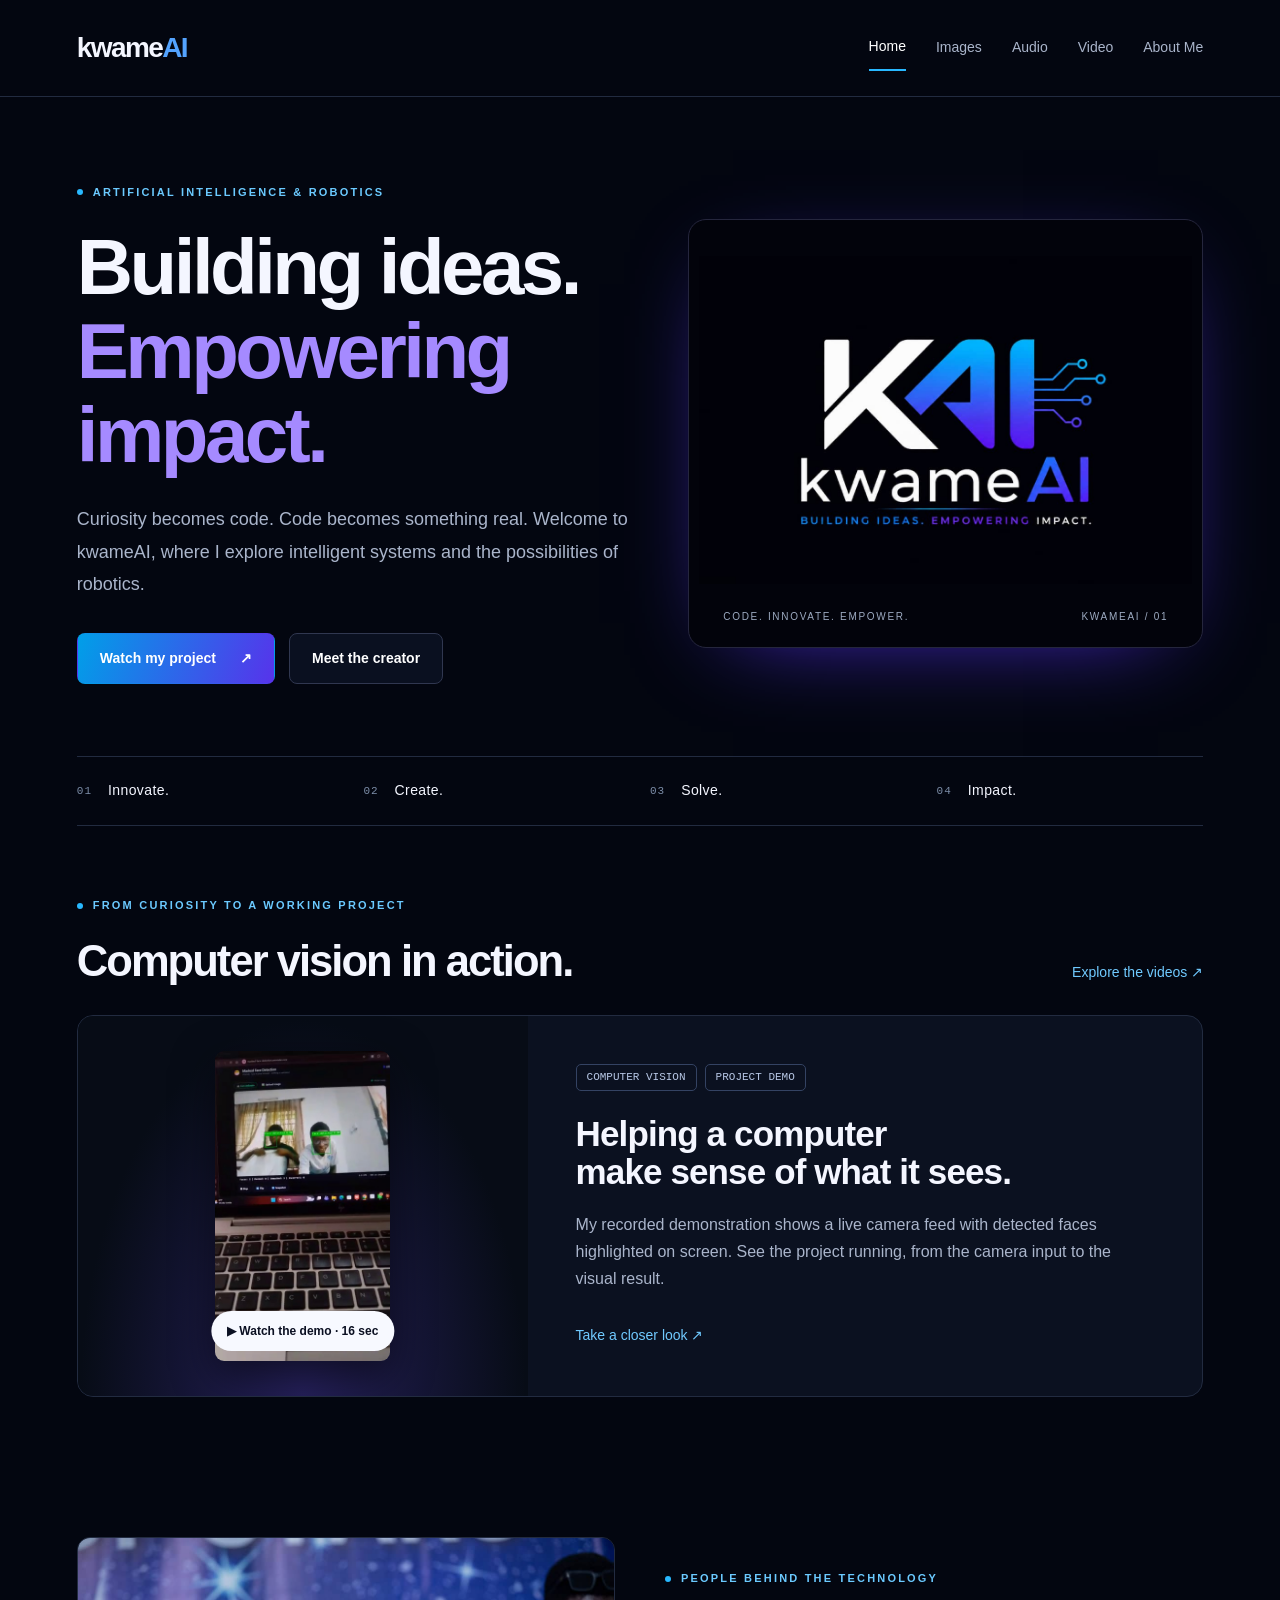
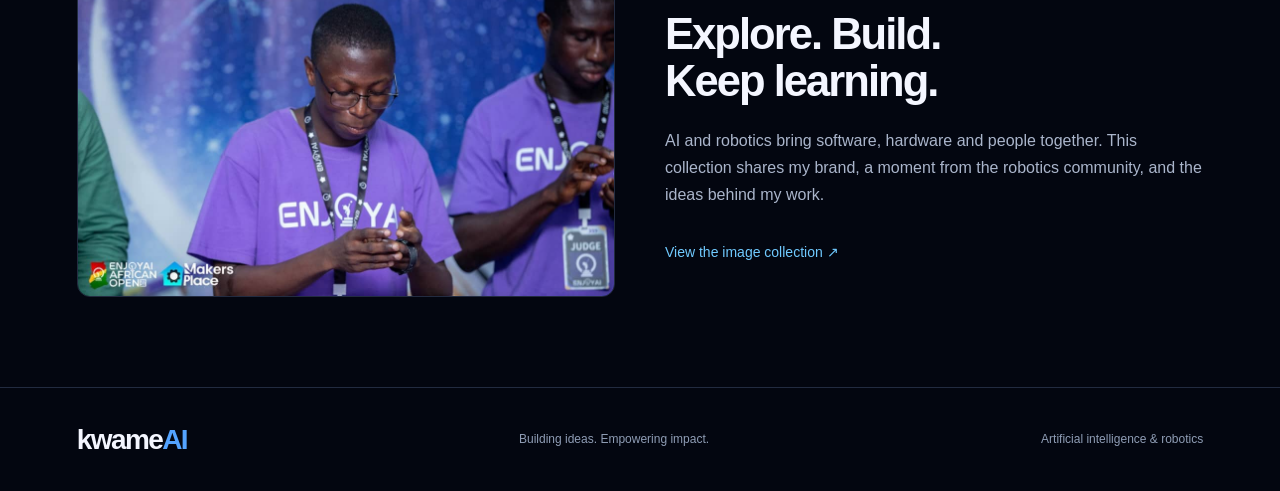
<file: index.html>
<!doctype html>
<html lang="en">
<head>
  <meta charset="utf-8">
  <meta name="viewport" content="width=device-width, initial-scale=1">
  <meta name="description" content="Explore AI, robotics and a real computer vision project through kwameAI.">
  <title>Home | kwameAI</title>
  <link rel="stylesheet" href="styles.css">
</head>
<body>
  <a class="skip-link" href="#main">Skip to content</a>
  <header class="site-header">
    <div class="nav-shell">
      <a class="wordmark" href="index.html" aria-label="kwameAI home">kwame<span>AI</span></a>
      <nav class="nav-links" aria-label="Main navigation">
        <a href="index.html" aria-current="page">Home</a>
        <a href="images.html">Images</a>
        <a href="audio.html">Audio</a>
        <a href="video.html">Video</a>
        <a href="about.html">About Me</a>
      </nav>
    </div>
  </header>
  <main id="main" class="container">

    <section class="hero" aria-labelledby="hero-title">
      <div>
        <p class="eyebrow">Artificial intelligence &amp; robotics</p>
        <h1 id="hero-title">Building ideas.<br><span class="accent">Empowering<br>impact.</span></h1>
        <p class="lead">Curiosity becomes code. Code becomes something real. Welcome to kwameAI, where I explore intelligent systems and the possibilities of robotics.</p>
        <div class="actions">
          <a class="button" href="video.html#vision-project">Watch my project <span aria-hidden="true">↗</span></a>
          <a class="button button-secondary" href="about.html">Meet the creator</a>
        </div>
      </div>
      <figure class="brand-visual">
        <img src="assets/kwameai-brand.jpeg" width="1080" height="720" alt="KAI circuit logo and kwameAI wordmark in blue and violet, with the motto Building ideas. Empowering impact.">
        <figcaption class="visual-caption"><span>Code. Innovate. Empower.</span><span>kwameAI / 01</span></figcaption>
      </figure>
    </section>
    <div class="principles" aria-label="Brand values">
      <div><span class="index">01</span> Innovate.</div><div><span class="index">02</span> Create.</div>
      <div><span class="index">03</span> Solve.</div><div><span class="index">04</span> Impact.</div>
    </div>
    <section class="section" aria-labelledby="featured-heading">
      <div class="section-top"><div><p class="eyebrow">From curiosity to a working project</p><h2 id="featured-heading">Computer vision in action.</h2></div><a class="text-link" href="video.html">Explore the videos ↗</a></div>
      <article class="project-panel">
        <a class="project-preview" href="video.html#vision-project" aria-label="Watch my computer vision demonstration">
          <img src="assets/computer-vision-poster.jpg" width="360" height="640" alt="Laptop displaying face detection with green bounding boxes" loading="lazy">
          <span class="play-badge" aria-hidden="true">▶ Watch the demo · 16 sec</span>
        </a>
        <div class="project-copy"><div class="tags"><span class="tag">COMPUTER VISION</span><span class="tag">PROJECT DEMO</span></div><h3>Helping a computer<br>make sense of what it sees.</h3><p>My recorded demonstration shows a live camera feed with detected faces highlighted on screen. See the project running, from the camera input to the visual result.</p><div class="actions"><a class="text-link" href="video.html#vision-project">Take a closer look ↗</a></div></div>
      </article>
    </section>
    <section class="section split" aria-labelledby="community-heading">
      <img class="community-image" src="assets/community.jpeg" width="1080" height="720" alt="A moment at the ENJOY AI African Open event" loading="lazy">
      <div><p class="eyebrow">People behind the technology</p><h2 id="community-heading">Explore. Build.<br>Keep learning.</h2><p class="body-copy">AI and robotics bring software, hardware and people together. This collection shares my brand, a moment from the robotics community, and the ideas behind my work.</p><div class="actions"><a class="text-link" href="images.html">View the image collection ↗</a></div></div>
    </section>
  </main>
  <footer class="site-footer">
    <div class="footer-inner">
      <a class="wordmark" href="index.html">kwame<span>AI</span></a>
      <p>Building ideas. Empowering impact.</p>
      <p>Artificial intelligence &amp; robotics</p>
    </div>
  </footer>
</body>
</html>
</file>
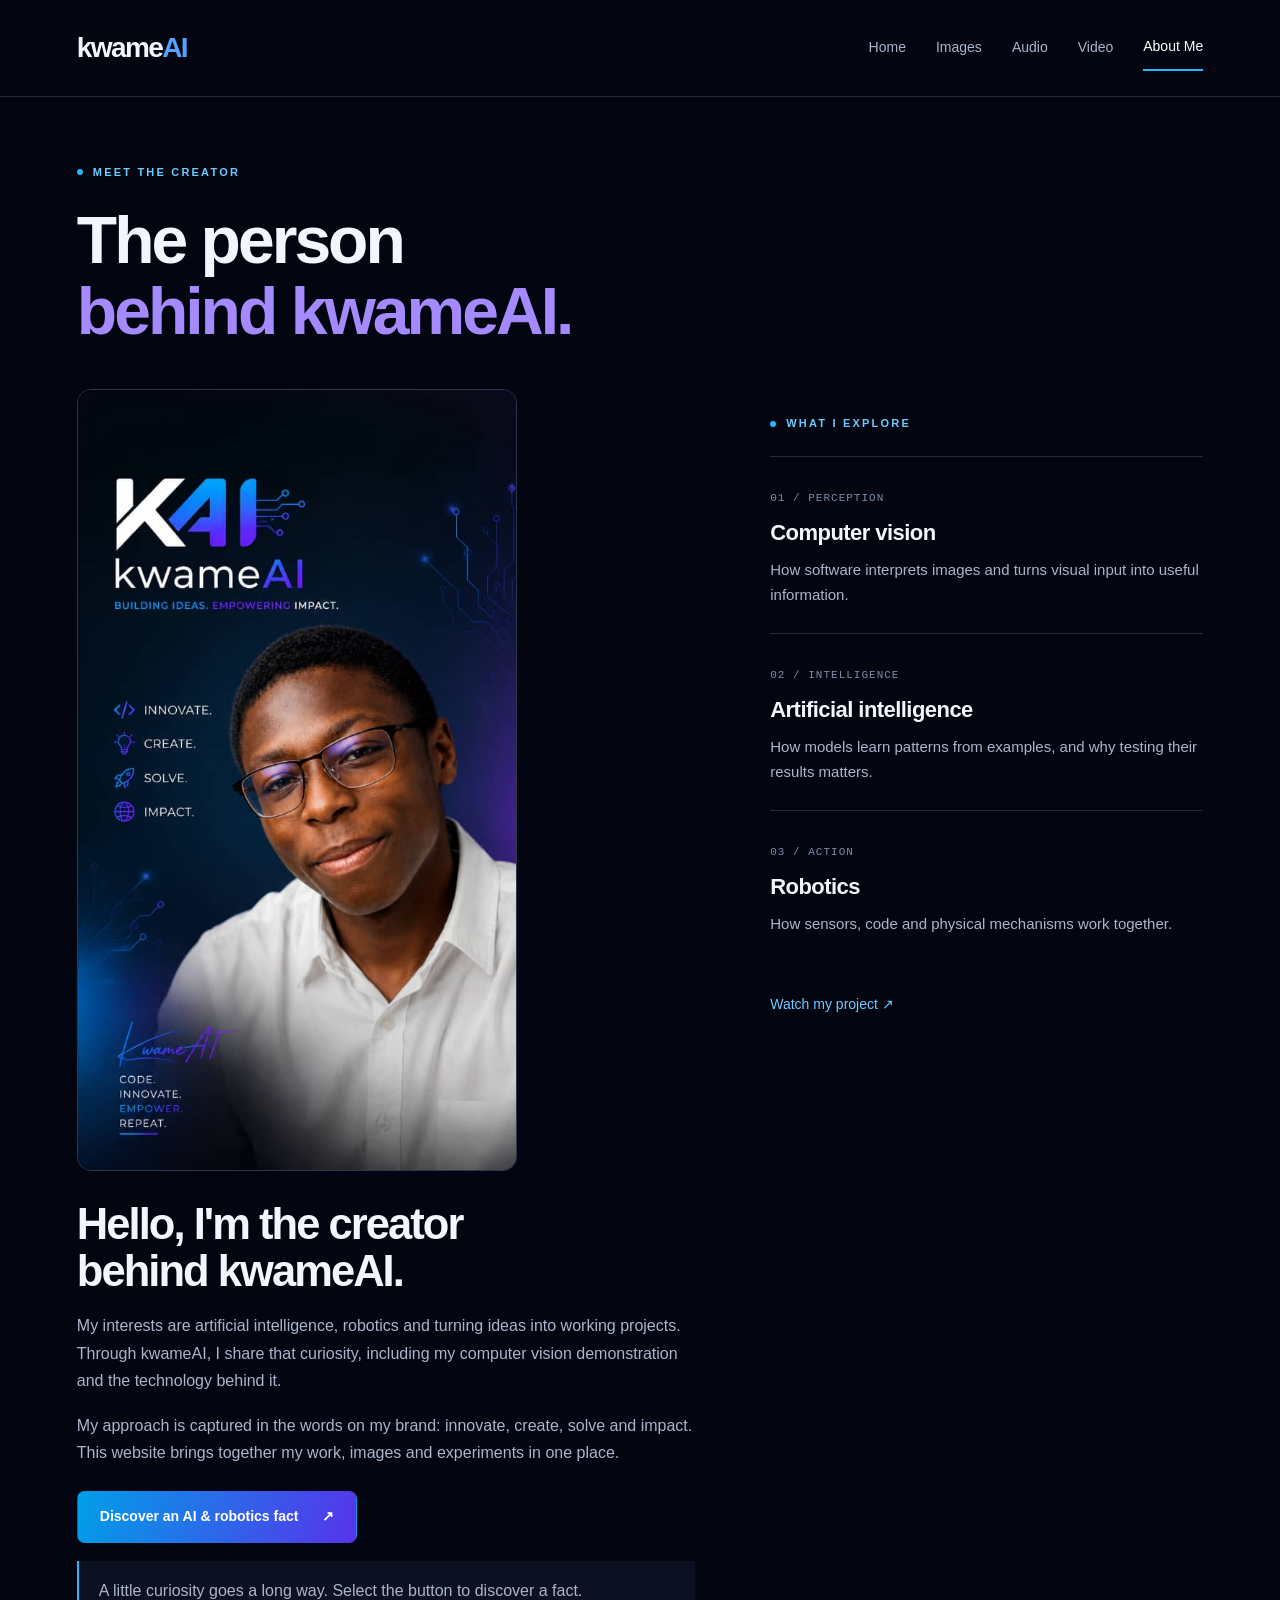
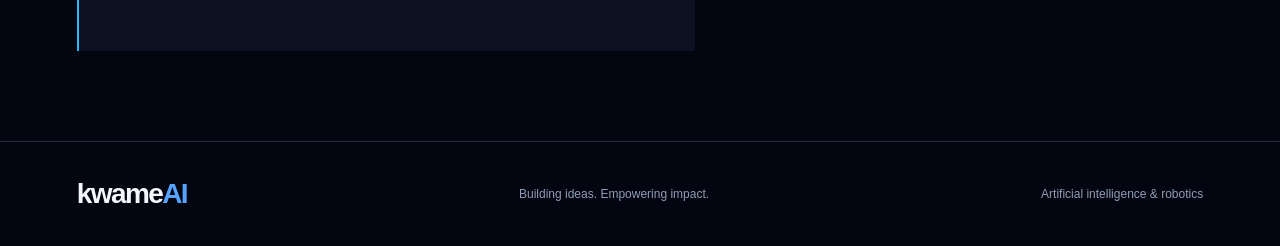
<file: about.html>
<!doctype html>
<html lang="en">
<head>
  <meta charset="utf-8">
  <meta name="viewport" content="width=device-width, initial-scale=1">
  <meta name="description" content="Meet the creator behind kwameAI and explore my interests in AI and robotics.">
  <title>About Me | kwameAI</title>
  <link rel="stylesheet" href="styles.css">
</head>
<body>
  <a class="skip-link" href="#main">Skip to content</a>
  <header class="site-header">
    <div class="nav-shell">
      <a class="wordmark" href="index.html" aria-label="kwameAI home">kwame<span>AI</span></a>
      <nav class="nav-links" aria-label="Main navigation">
        <a href="index.html">Home</a>
        <a href="images.html">Images</a>
        <a href="audio.html">Audio</a>
        <a href="video.html">Video</a>
        <a href="about.html" aria-current="page">About Me</a>
      </nav>
    </div>
  </header>
  <main id="main" class="container">

    <section class="page-intro"><p class="eyebrow">Meet the creator</p><h1>The person<br><span class="accent">behind kwameAI.</span></h1></section>
    <div class="about-layout">
      <section class="profile" aria-labelledby="profile-heading">
        <img class="portrait" src="assets/kwame-portrait.jpeg" width="607" height="1080" alt="Portrait of the kwameAI creator beneath the blue and violet kwameAI branding">
        <h2 id="profile-heading">Hello, I'm the creator<br>behind kwameAI.</h2>
        <p>My interests are artificial intelligence, robotics and turning ideas into working projects. Through kwameAI, I share that curiosity, including my computer vision demonstration and the technology behind it.</p>
        <p>My approach is captured in the words on my brand: innovate, create, solve and impact. This website brings together my work, images and experiments in one place.</p>
        <button class="button" id="tip-button" type="button" aria-controls="tip">Discover an AI &amp; robotics fact <span aria-hidden="true">↗</span></button>
        <p class="fact" id="tip" role="status" aria-live="polite" aria-atomic="true">A little curiosity goes a long way. Select the button to discover a fact.</p>
      </section>
      <aside class="about-aside" aria-label="My areas of interest"><p class="eyebrow">What I explore</p><div class="interest"><span class="index">01 / PERCEPTION</span><h3>Computer vision</h3><p>How software interprets images and turns visual input into useful information.</p></div><div class="interest"><span class="index">02 / INTELLIGENCE</span><h3>Artificial intelligence</h3><p>How models learn patterns from examples, and why testing their results matters.</p></div><div class="interest"><span class="index">03 / ACTION</span><h3>Robotics</h3><p>How sensors, code and physical mechanisms work together.</p></div><div class="actions"><a class="text-link" href="video.html#vision-project">Watch my project ↗</a></div></aside>
    </div>
    <script src="about.js" defer></script>
  </main>
  <footer class="site-footer">
    <div class="footer-inner">
      <a class="wordmark" href="index.html">kwame<span>AI</span></a>
      <p>Building ideas. Empowering impact.</p>
      <p>Artificial intelligence &amp; robotics</p>
    </div>
  </footer>
</body>
</html>
</file>
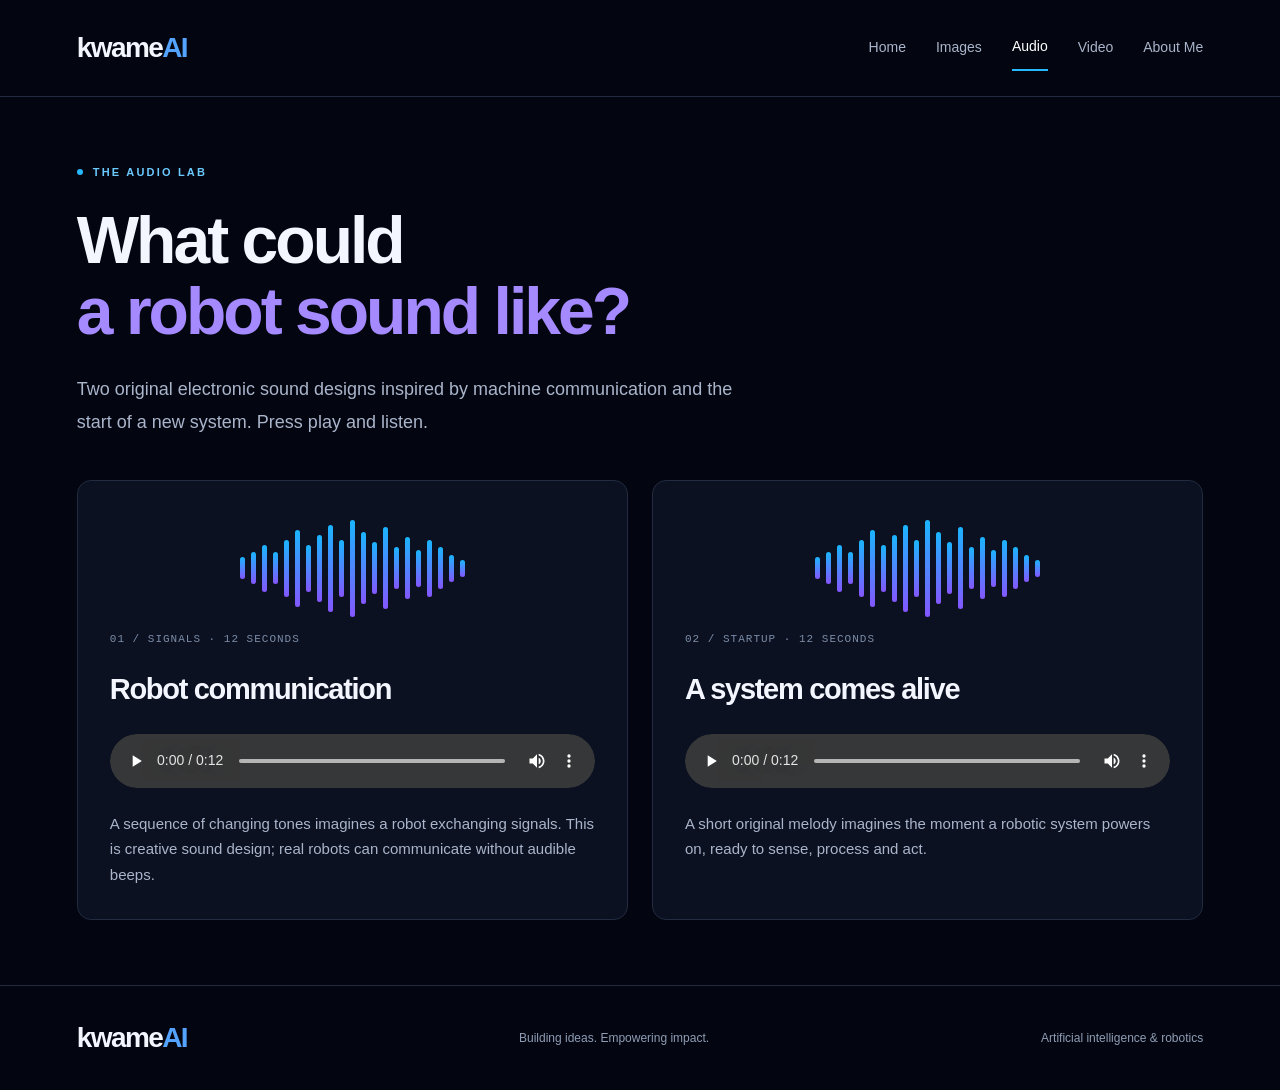
<file: audio.html>
<!doctype html>
<html lang="en">
<head>
  <meta charset="utf-8">
  <meta name="viewport" content="width=device-width, initial-scale=1">
  <meta name="description" content="Two original electronic sound designs inspired by robotics.">
  <title>Audio | kwameAI</title>
  <style>
/* Shared brand tokens. Embedded in Audio;
Images deliberately uses inline CSS. */
:root {
  color-scheme:dark;
  --bg:#030610;
  --surface:#0b1120;
  --line:#222b40;
  --text:#f4f6ff;
  --muted:#aab5cb;
  --blue:#28b8ff;
  --violet:#8b65ff;
  --gradient:linear-gradient(110deg,#009fe8,#5733eb);
}

* {
  box-sizing:border-box;
}

html {
  scroll-behavior:smooth;
}

body {
  margin:0;
  background:var(--bg);
  color:var(--text);
  font:16px/1.7 "Segoe UI",Arial,sans-serif;
}

a {
  color:inherit;
  text-decoration:none;
}

button,audio,video {
  font:inherit;
}

img {
  display:block;
  max-width:100%;
  height:auto;
}

figure,h1,h2,h3,p {
  margin:0;
}

h1,h2,h3 {
  line-height:1.08;
  letter-spacing:-.045em;
}

h1 {
  font-size:clamp(42px,6.3vw,78px);
  font-weight:650;
}

h2 {
  font-size:clamp(29px,3.4vw,44px);
  font-weight:600;
}

h3 {
  font-size:24px;
  font-weight:600;
  letter-spacing:-.025em;
}

:focus-visible {
  outline:3px solid var(--blue);
  outline-offset:6px;
}

.skip-link {
  position:absolute;
  top:8px;
  left:12px;
  transform:translateY(-180%);
  z-index:10;
  padding:8px 16px;
  background:#fff;
  color:#030610;
}

.skip-link:focus {
  transform:translateY(0);
}

.site-header {
  border-bottom:1px solid var(--line);
}

.nav-shell {
  width:min(1200px,88%);
  margin:auto;
  min-height:96px;
  display:flex;
  align-items:center;
  justify-content:space-between;
  gap:28px;
}

.wordmark {
  font-size:28px;
  font-weight:600;
  letter-spacing:-1.6px;
  white-space:nowrap;
}

.wordmark span {
  color:#53a3ff;
}

.nav-links {
  display:flex;
  align-items:center;
  gap:30px;
  flex-wrap:wrap;
}

.nav-links a {
  padding:10px 0;
  color:var(--muted);
  font-size:14px;
}

.nav-links a:hover {
  color:white;
}

.nav-links a[aria-current="page"] {
  color:white;
  border-bottom:2px solid var(--blue);
}

.container {
  width:min(1200px,88%);
  margin:auto;
}

.hero {
  display:grid;
  grid-template-columns:1.1fr 1fr;
  gap:45px;
  align-items:center;
  padding:86px 0 72px;
}

.eyebrow {
  display:flex;
  gap:10px;
  align-items:center;
  color:#6bcaff;
  text-transform:uppercase;
  letter-spacing:2.2px;
  font-size:11px;
  font-weight:700;
  margin-bottom:23px;
}

.eyebrow::before {
  content:"";
  width:6px;
  height:6px;
  background:var(--blue);
  border-radius:50%;
}

.accent {
  color:#a58aff;
}

.lead {
  color:var(--muted);
  font-size:18px;
  line-height:1.8;
  max-width:600px;
  margin-top:26px;
}

.actions {
  display:flex;
  flex-wrap:wrap;
  align-items:center;
  gap:14px;
  margin-top:32px;
}

.button {
  border:1px solid transparent;
  border-radius:8px;
  background:var(--gradient);
  color:white;
  padding:13px 22px;
  font-weight:600;
  font-size:14px;
  display:inline-flex;
  align-items:center;
  justify-content:center;
  gap:24px;
  cursor:pointer;
  min-height:48px;
}

.button:hover {
  filter:brightness(1.15);
}

.button-secondary {
  background:#0a1020;
  border-color:#303750;
}

.brand-visual {
  padding:36px 10px 22px;
  background:#02030b;
  border:1px solid #25263d;
  border-radius:18px;
  box-shadow:0 20px 90px -45px #5934ff;
}

.brand-visual img {
  width:100%;
}

.visual-caption {
  display:flex;
  justify-content:space-between;
  color:#9dabc2;
  font-size:10px;
  letter-spacing:1.7px;
  padding:24px 24px 0;
  text-transform:uppercase;
}

.principles {
  display:grid;
  grid-template-columns:repeat(4,1fr);
  border-block:1px solid var(--line);
  padding:22px 0;
  gap:20px;
}

.principles div {
  display:flex;
  gap:16px;
  align-items:center;
  font-size:14px;
  letter-spacing:.4px;
}

.index {
  color:#7c8da8;
  font:11px/1.5 Consolas,monospace;
  letter-spacing:1px;
}

.section {
  padding:70px 0;
}

.section-top {
  display:flex;
  align-items:end;
  justify-content:space-between;
  gap:30px;
  margin-bottom:30px;
}

.text-link {
  color:#70caff;
  font-size:14px;
}

.text-link:hover {
  text-decoration:underline;
}

.project-panel {
  display:grid;
  grid-template-columns:.8fr 1.2fr;
  border:1px solid var(--line);
  background:var(--surface);
  border-radius:16px;
  overflow:hidden;
}

.project-preview {
  position:relative;
  display:grid;
  place-items:center;
  background:radial-gradient(ellipse at bottom,#25205a,#070c16 70%);
  min-height:360px;
  padding:30px;
}

.project-preview img {
  height:310px;
  width:auto;
  border-radius:9px;
  box-shadow:0 12px 40px #0008;
}

.play-badge {
  position:absolute;
  bottom:45px;
  left:50%;
  transform:translateX(-50%);
  background:#f7f9ff;
  color:#0b1022;
  border-radius:30px;
  font-size:12px;
  font-weight:600;
  padding:10px 16px;
  white-space:nowrap;
}

.project-copy {
  padding:48px;
  align-self:center;
}

.project-copy h3 {
  font-size:35px;
}

.project-copy p {
  margin-top:20px;
  color:var(--muted);
}

.tags {
  display:flex;
  flex-wrap:wrap;
  gap:8px;
  margin-bottom:24px;
}

.tag {
  padding:5px 10px;
  border:1px solid #344363;
  border-radius:5px;
  color:#b8c8e6;
  font:11px/1.4 Consolas,monospace;
}

.split {
  display:grid;
  grid-template-columns:1fr 1fr;
  gap:50px;
  align-items:center;
}

.community-image {
  width:100%;
  border-radius:13px;
  border:1px solid var(--line);
}

.body-copy {
  color:var(--muted);
  margin-top:22px;
  max-width:640px;
}

.page-intro {
  padding:66px 0 42px;
  max-width:850px;
}

.page-intro h1 {
  font-size:clamp(40px,5.7vw,66px);
}

.page-intro .lead {
  max-width:670px;
}

.audio-grid {
  display:grid;
  grid-template-columns:1fr 1fr;
  gap:24px;
  margin-bottom:65px;
}

.audio-card {
  padding:32px;
  border:1px solid var(--line);
  border-radius:14px;
  background:var(--surface);
}

.audio-card h2 {
  font-size:29px;
  margin-top:24px;
}

.audio-card figcaption p {
  margin-top:15px;
  color:var(--muted);
  font-size:15px;
}

.sound-art {
  height:110px;
  display:flex;
  gap:6px;
  align-items:center;
  justify-content:center;
}

.sound-art span {
  width:5px;
  height:calc(12px + var(--n)*5px);
  background:linear-gradient(#1ab5ff,#8456ff);
  border-radius:5px;
}

audio {
  width:100%;
  margin-top:28px;
  border-radius:28px;
}

.media-note {
  color:#94a3bc;
  font-size:13px;
  margin-top:18px;
}

.featured-video {
  display:grid;
  grid-template-columns:minmax(280px,.85fr) 1.15fr;
  background:var(--surface);
  border:1px solid var(--line);
  border-radius:16px;
  overflow:hidden;
  margin-bottom:34px;
}

.portrait-player {
  background:#000;
  display:grid;
  place-items:center;
  padding:24px;
}

.portrait-player video {
  display:block;
  max-height:600px;
  width:100%;
  aspect-ratio:9/16;
  object-fit:contain;
}

.video-description {
  padding:40px;
  align-self:center;
}

.video-description h2 {
  margin:20px 0;
}

.video-description p {
  color:var(--muted);
}

.steps {
  display:grid;
  gap:15px;
  margin-top:30px;
}

.step {
  display:flex;
  gap:18px;
  border-top:1px solid var(--line);
  padding-top:15px;
  font-size:14px;
}

.secondary-video {
  display:grid;
  grid-template-columns:1.1fr 1fr;
  align-items:center;
  gap:35px;
  padding:32px;
  background:var(--surface);
  border:1px solid var(--line);
  border-radius:14px;
  margin-bottom:70px;
}

.secondary-video video {
  width:100%;
  max-height:480px;
  object-fit:contain;
  background:#000;
  display:block;
  border-radius:8px;
}

.secondary-video h2 {
  font-size:29px;
  margin:16px 0;
}

.secondary-video p {
  color:var(--muted);
  font-size:15px;
}

.about-layout {
  display:grid;
  grid-template-columns:1fr .7fr;
  gap:75px;
  align-items:start;
  padding-bottom:70px;
}

.portrait {
  width:min(100%,440px);
  height:auto;
  border-radius:14px;
  border:1px solid #30354a;
}

.profile h2 {
  margin-top:30px;
}

.profile p {
  color:var(--muted);
  margin-top:18px;
}

.profile button {
  margin-top:25px;
}

.fact {
  border-left:2px solid var(--blue);
  padding:16px 20px;
  background:var(--surface);
  min-height:90px;
}

.about-aside {
  padding-top:25px;
}

.interest {
  padding:25px 0;
  border-top:1px solid var(--line);
}

.interest h3 {
  font-size:22px;
  margin:12px 0;
}

.interest p {
  color:var(--muted);
  font-size:15px;
}

.site-footer {
  border-top:1px solid var(--line);
  margin-top:20px;
}

.footer-inner {
  width:min(1200px,88%);
  margin:auto;
  padding:28px 0;
  display:flex;
  justify-content:space-between;
  align-items:center;
  flex-wrap:wrap;
  gap:18px;
}

.footer-inner p {
  color:#8f9db5;
  font-size:12px;
}

@media(max-width:850px) {
  .hero {
    grid-template-columns:1fr;
    padding-top:48px;
    gap:36px;
  }
  .brand-visual {
    max-width:560px;
    width:100%;
  }
  .nav-shell {
    flex-wrap:wrap;
    padding:20px 0;
    gap:12px;
  }
  .nav-links {
    gap:22px;
  }
  .split,.audio-grid,.about-layout {
    grid-template-columns:1fr;
    gap:30px;
  }
  .featured-video {
    grid-template-columns:1fr 1fr;
  }
  .project-copy,.video-description {
    padding:28px;
  }
  .secondary-video {
    grid-template-columns:1fr;
  }
  .about-aside {
    padding-top:0;
  }
}

@media(max-width:560px) {
  .nav-links {
    width:100%;
    justify-content:space-between;
    gap:8px;
  }
  .nav-links a {
    font-size:12px;
    min-height:44px;
  }
  .principles {
    grid-template-columns:1fr 1fr;
  }
  .project-panel,.featured-video {
    grid-template-columns:1fr;
  }
  .section {
    padding:48px 0;
  }
  .section-top {
    align-items:start;
    flex-direction:column;
    gap:16px;
  }
  .portrait-player video {
    max-height:540px;
  }
  .page-intro {
    padding-top:42px;
  }
  .audio-card,.secondary-video {
    padding:24px;
  }
  .button {
    width:100%;
  }
}

@media(prefers-reduced-motion:reduce) {
  html {
    scroll-behavior:auto;
  }
}


.bar-0 { --n: 2; }
.bar-1 { --n: 4; }
.bar-2 { --n: 7; }
.bar-3 { --n: 4; }
.bar-4 { --n: 9; }
.bar-5 { --n: 13; }
.bar-6 { --n: 7; }
.bar-7 { --n: 11; }
.bar-8 { --n: 15; }
.bar-9 { --n: 9; }
.bar-10 { --n: 17; }
.bar-11 { --n: 12; }
.bar-12 { --n: 8; }
.bar-13 { --n: 14; }
.bar-14 { --n: 6; }
.bar-15 { --n: 10; }
.bar-16 { --n: 5; }
.bar-17 { --n: 9; }
.bar-18 { --n: 6; }
.bar-19 { --n: 3; }
.bar-20 { --n: 1; }
  </style>
</head>
<body>
  <a class="skip-link" href="#main">Skip to content</a>
  <header class="site-header">
    <div class="nav-shell">
      <a class="wordmark" href="index.html" aria-label="kwameAI home">kwame<span>AI</span></a>
      <nav class="nav-links" aria-label="Main navigation">
        <a href="index.html">Home</a>
        <a href="images.html">Images</a>
        <a href="audio.html" aria-current="page">Audio</a>
        <a href="video.html">Video</a>
        <a href="about.html">About Me</a>
      </nav>
    </div>
  </header>
  <main id="main" class="container">

    <section class="page-intro"><p class="eyebrow">The audio lab</p><h1>What could<br><span class="accent">a robot sound like?</span></h1><p class="lead">Two original electronic sound designs inspired by machine communication and the start of a new system. Press play and listen.</p></section>
    <div class="audio-grid">
      <figure class="audio-card"><div class="sound-art" aria-hidden="true"><span class="bar-0"></span><span class="bar-1"></span><span class="bar-2"></span><span class="bar-3"></span><span class="bar-4"></span><span class="bar-5"></span><span class="bar-6"></span><span class="bar-7"></span><span class="bar-8"></span><span class="bar-9"></span><span class="bar-10"></span><span class="bar-11"></span><span class="bar-12"></span><span class="bar-13"></span><span class="bar-14"></span><span class="bar-15"></span><span class="bar-16"></span><span class="bar-17"></span><span class="bar-18"></span><span class="bar-19"></span><span class="bar-20"></span></div><span class="index">01 / SIGNALS · 12 SECONDS</span><h2>Robot communication</h2><audio controls preload="metadata" aria-label="Robot communication audio"><source src="assets/robot-signal.wav" type="audio/wav">Your browser cannot play this audio. <a href="assets/robot-signal.wav">Download the audio</a>.</audio><figcaption><p>A sequence of changing tones imagines a robot exchanging signals. This is creative sound design; real robots can communicate without audible beeps.</p></figcaption></figure>
      <figure class="audio-card"><div class="sound-art" aria-hidden="true"><span class="bar-0"></span><span class="bar-1"></span><span class="bar-2"></span><span class="bar-3"></span><span class="bar-4"></span><span class="bar-5"></span><span class="bar-6"></span><span class="bar-7"></span><span class="bar-8"></span><span class="bar-9"></span><span class="bar-10"></span><span class="bar-11"></span><span class="bar-12"></span><span class="bar-13"></span><span class="bar-14"></span><span class="bar-15"></span><span class="bar-16"></span><span class="bar-17"></span><span class="bar-18"></span><span class="bar-19"></span><span class="bar-20"></span></div><span class="index">02 / STARTUP · 12 SECONDS</span><h2>A system comes alive</h2><audio controls preload="metadata" aria-label="System startup audio"><source src="assets/startup.wav" type="audio/wav">Your browser cannot play this audio. <a href="assets/startup.wav">Download the audio</a>.</audio><figcaption><p>A short original melody imagines the moment a robotic system powers on, ready to sense, process and act.</p></figcaption></figure>
    </div>
  </main>
  <footer class="site-footer">
    <div class="footer-inner">
      <a class="wordmark" href="index.html">kwame<span>AI</span></a>
      <p>Building ideas. Empowering impact.</p>
      <p>Artificial intelligence &amp; robotics</p>
    </div>
  </footer>
</body>
</html>
</file>
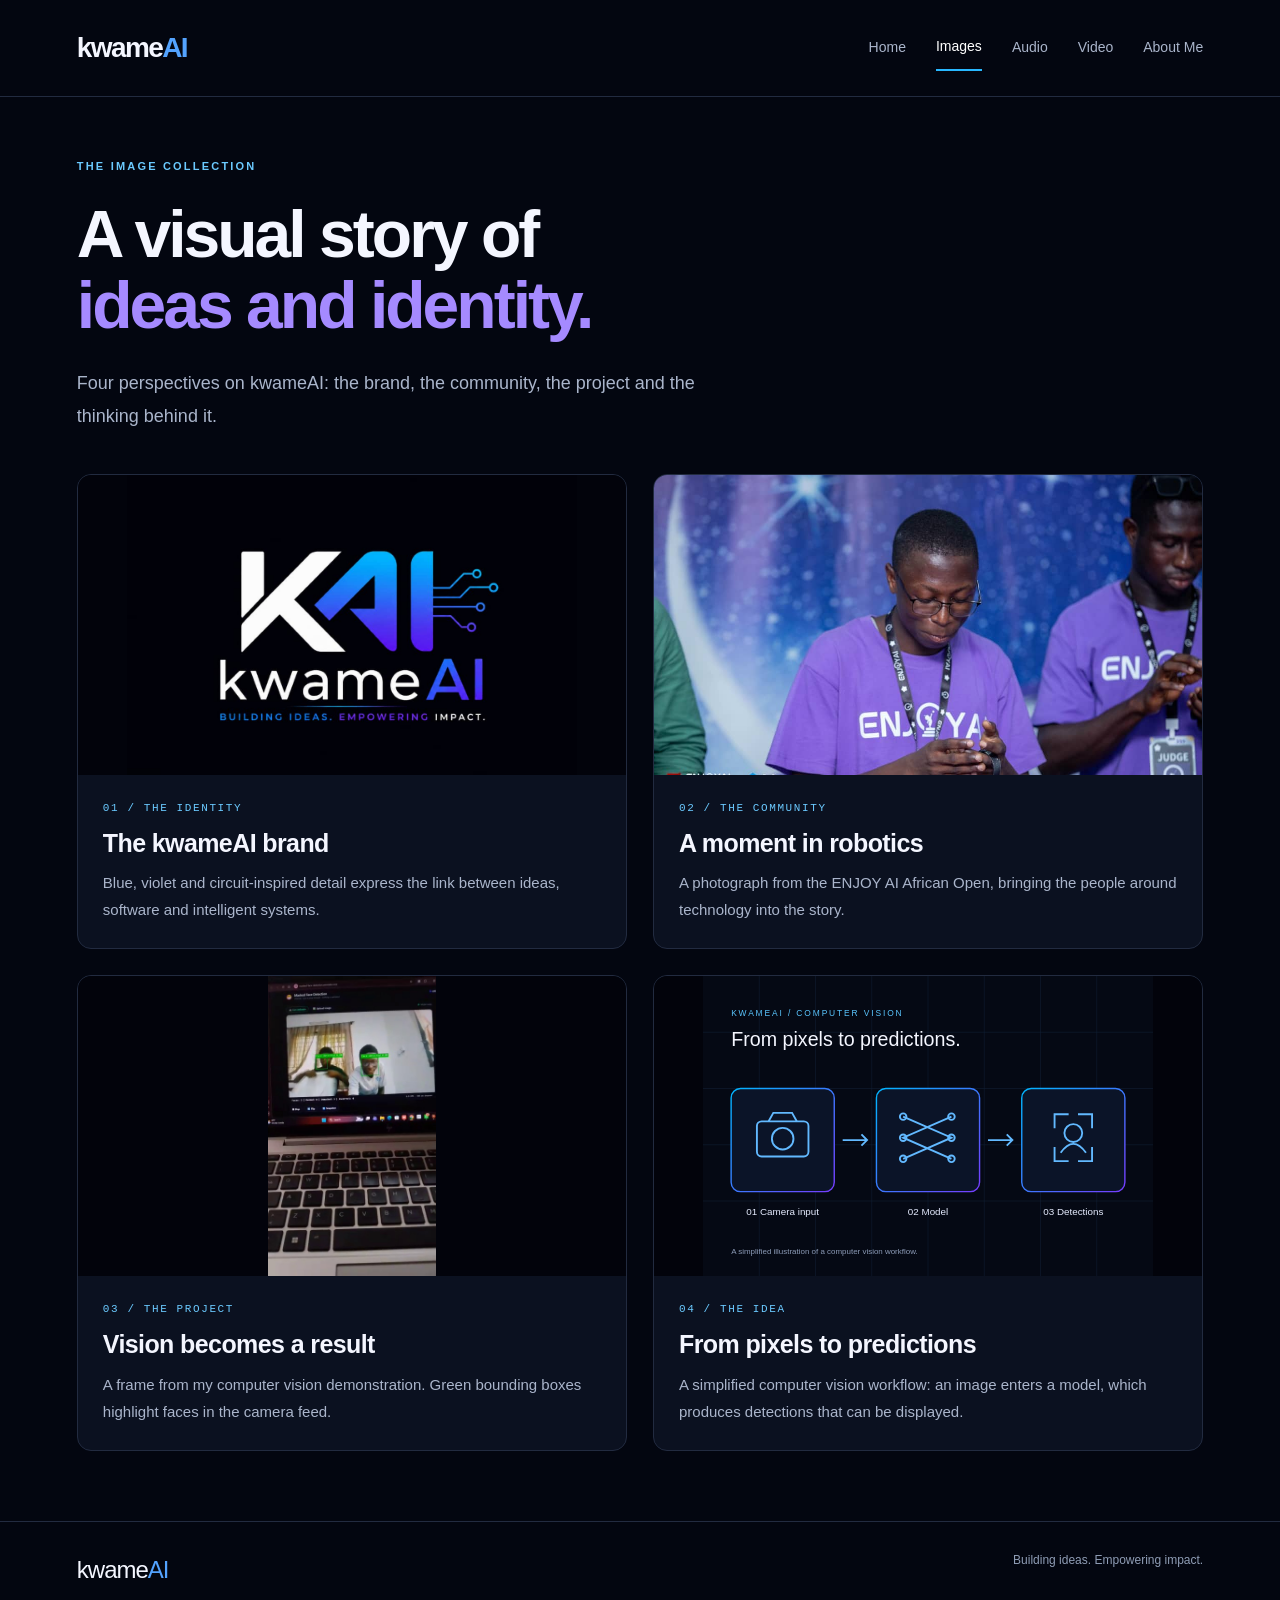
<file: images.html>
<!doctype html>
<html lang="en"><head><meta charset="utf-8"><meta name="viewport" content="width=device-width, initial-scale=1"><meta name="description" content="Four images exploring kwameAI, the robotics community and computer vision."><title>Images | kwameAI</title></head>
<body style="margin:0;background:#030610;color:#f4f6ff;font:16px/1.7 'Segoe UI',Arial,sans-serif;box-sizing:border-box">
<header style="border-bottom:1px solid #222b40"><div style="width:min(1200px,88%);margin:auto;min-height:96px;display:flex;flex-wrap:wrap;align-items:center;justify-content:space-between;gap:16px;padding:20px 0;box-sizing:border-box"><a href="index.html" aria-label="kwameAI home" style="color:#f4f6ff;font-size:28px;font-weight:600;letter-spacing:-1.6px;text-decoration:none">kwame<span style="color:#53a3ff">AI</span></a><nav aria-label="Main navigation" style="display:flex;flex-wrap:wrap;gap:clamp(12px,3vw,30px);align-items:center"><a href="index.html" style="color:#aab5cb;font-size:14px;padding:10px 0;text-decoration:none;min-height:44px;box-sizing:border-box;">Home</a>
<a href="images.html" style="color:#fff;font-size:14px;padding:10px 0;text-decoration:none;min-height:44px;box-sizing:border-box;border-bottom:2px solid #28b8ff" aria-current="page">Images</a>
<a href="audio.html" style="color:#aab5cb;font-size:14px;padding:10px 0;text-decoration:none;min-height:44px;box-sizing:border-box;">Audio</a>
<a href="video.html" style="color:#aab5cb;font-size:14px;padding:10px 0;text-decoration:none;min-height:44px;box-sizing:border-box;">Video</a>
<a href="about.html" style="color:#aab5cb;font-size:14px;padding:10px 0;text-decoration:none;min-height:44px;box-sizing:border-box;">About Me</a></nav></div></header>
<main id="main" style="width:min(1200px,88%);margin:auto;padding-bottom:70px">
<section style="padding:60px 0 42px;max-width:800px"><p style="color:#6bcaff;font-size:11px;font-weight:700;letter-spacing:2.2px;margin:0 0 23px">THE IMAGE COLLECTION</p><h1 style="font-size:clamp(40px,6vw,66px);font-weight:650;letter-spacing:-.045em;line-height:1.08;margin:0">A visual story of<br><span style="color:#a58aff">ideas and identity.</span></h1><p style="color:#aab5cb;font-size:18px;line-height:1.8;max-width:650px;margin:26px 0 0">Four perspectives on kwameAI: the brand, the community, the project and the thinking behind it.</p></section>
<div style="display:grid;grid-template-columns:repeat(auto-fit,minmax(min(100%,400px),1fr));gap:26px"><figure style="margin:0;border:1px solid #222b40;background:#0b1120;border-radius:14px;overflow:hidden;box-sizing:border-box">
      <img src="assets/kwameai-brand.jpeg" alt="KAI logo and kwameAI brand design" width="1080" height="720" loading="lazy" style="display:block;width:100%;height:300px;object-fit:contain;background:#02030b;box-sizing:border-box">
      <figcaption style="padding:25px"><p style="margin:0 0 12px;color:#6bcaff;font:11px/1.5 Consolas,monospace;letter-spacing:1.6px">01 / THE IDENTITY</p><h2 style="margin:0 0 12px;font-size:25px;line-height:1.15;letter-spacing:-.6px">The kwameAI brand</h2><p style="margin:0;color:#aab5cb;font-size:15px;line-height:1.8">Blue, violet and circuit-inspired detail express the link between ideas, software and intelligent systems.</p></figcaption>
    </figure>
<figure style="margin:0;border:1px solid #222b40;background:#0b1120;border-radius:14px;overflow:hidden;box-sizing:border-box">
      <img src="assets/community.jpeg" alt="People at the ENJOY AI African Open event" width="1080" height="720" loading="lazy" style="display:block;width:100%;height:300px;object-fit:cover;background:#02030b;box-sizing:border-box">
      <figcaption style="padding:25px"><p style="margin:0 0 12px;color:#6bcaff;font:11px/1.5 Consolas,monospace;letter-spacing:1.6px">02 / THE COMMUNITY</p><h2 style="margin:0 0 12px;font-size:25px;line-height:1.15;letter-spacing:-.6px">A moment in robotics</h2><p style="margin:0;color:#aab5cb;font-size:15px;line-height:1.8">A photograph from the ENJOY AI African Open, bringing the people around technology into the story.</p></figcaption>
    </figure>
<figure style="margin:0;border:1px solid #222b40;background:#0b1120;border-radius:14px;overflow:hidden;box-sizing:border-box">
      <img src="assets/computer-vision-poster.jpg" alt="Computer vision project running on a laptop" width="360" height="640" loading="lazy" style="display:block;width:100%;height:300px;object-fit:contain;background:#02030b;box-sizing:border-box">
      <figcaption style="padding:25px"><p style="margin:0 0 12px;color:#6bcaff;font:11px/1.5 Consolas,monospace;letter-spacing:1.6px">03 / THE PROJECT</p><h2 style="margin:0 0 12px;font-size:25px;line-height:1.15;letter-spacing:-.6px">Vision becomes a result</h2><p style="margin:0;color:#aab5cb;font-size:15px;line-height:1.8">A frame from my computer vision demonstration. Green bounding boxes highlight faces in the camera feed.</p></figcaption>
    </figure>
<figure style="margin:0;border:1px solid #222b40;background:#0b1120;border-radius:14px;overflow:hidden;box-sizing:border-box">
      <img src="assets/vision-flow.svg" alt="Diagram showing camera input, a model and visual detections" width="960" height="640" loading="lazy" style="display:block;width:100%;height:300px;object-fit:contain;background:#02030b;box-sizing:border-box">
      <figcaption style="padding:25px"><p style="margin:0 0 12px;color:#6bcaff;font:11px/1.5 Consolas,monospace;letter-spacing:1.6px">04 / THE IDEA</p><h2 style="margin:0 0 12px;font-size:25px;line-height:1.15;letter-spacing:-.6px">From pixels to predictions</h2><p style="margin:0;color:#aab5cb;font-size:15px;line-height:1.8">A simplified computer vision workflow: an image enters a model, which produces detections that can be displayed.</p></figcaption>
    </figure></div></main>
<footer style="border-top:1px solid #222b40"><div style="width:min(1200px,88%);margin:auto;padding:28px 0;display:flex;justify-content:space-between;flex-wrap:wrap;gap:18px"><a href="index.html" style="color:#f4f6ff;font-size:24px;letter-spacing:-1px;text-decoration:none">kwame<span style="color:#53a3ff">AI</span></a><p style="margin:0;color:#8f9db5;font-size:12px">Building ideas. Empowering impact.</p></div></footer>
</body></html>
</file>
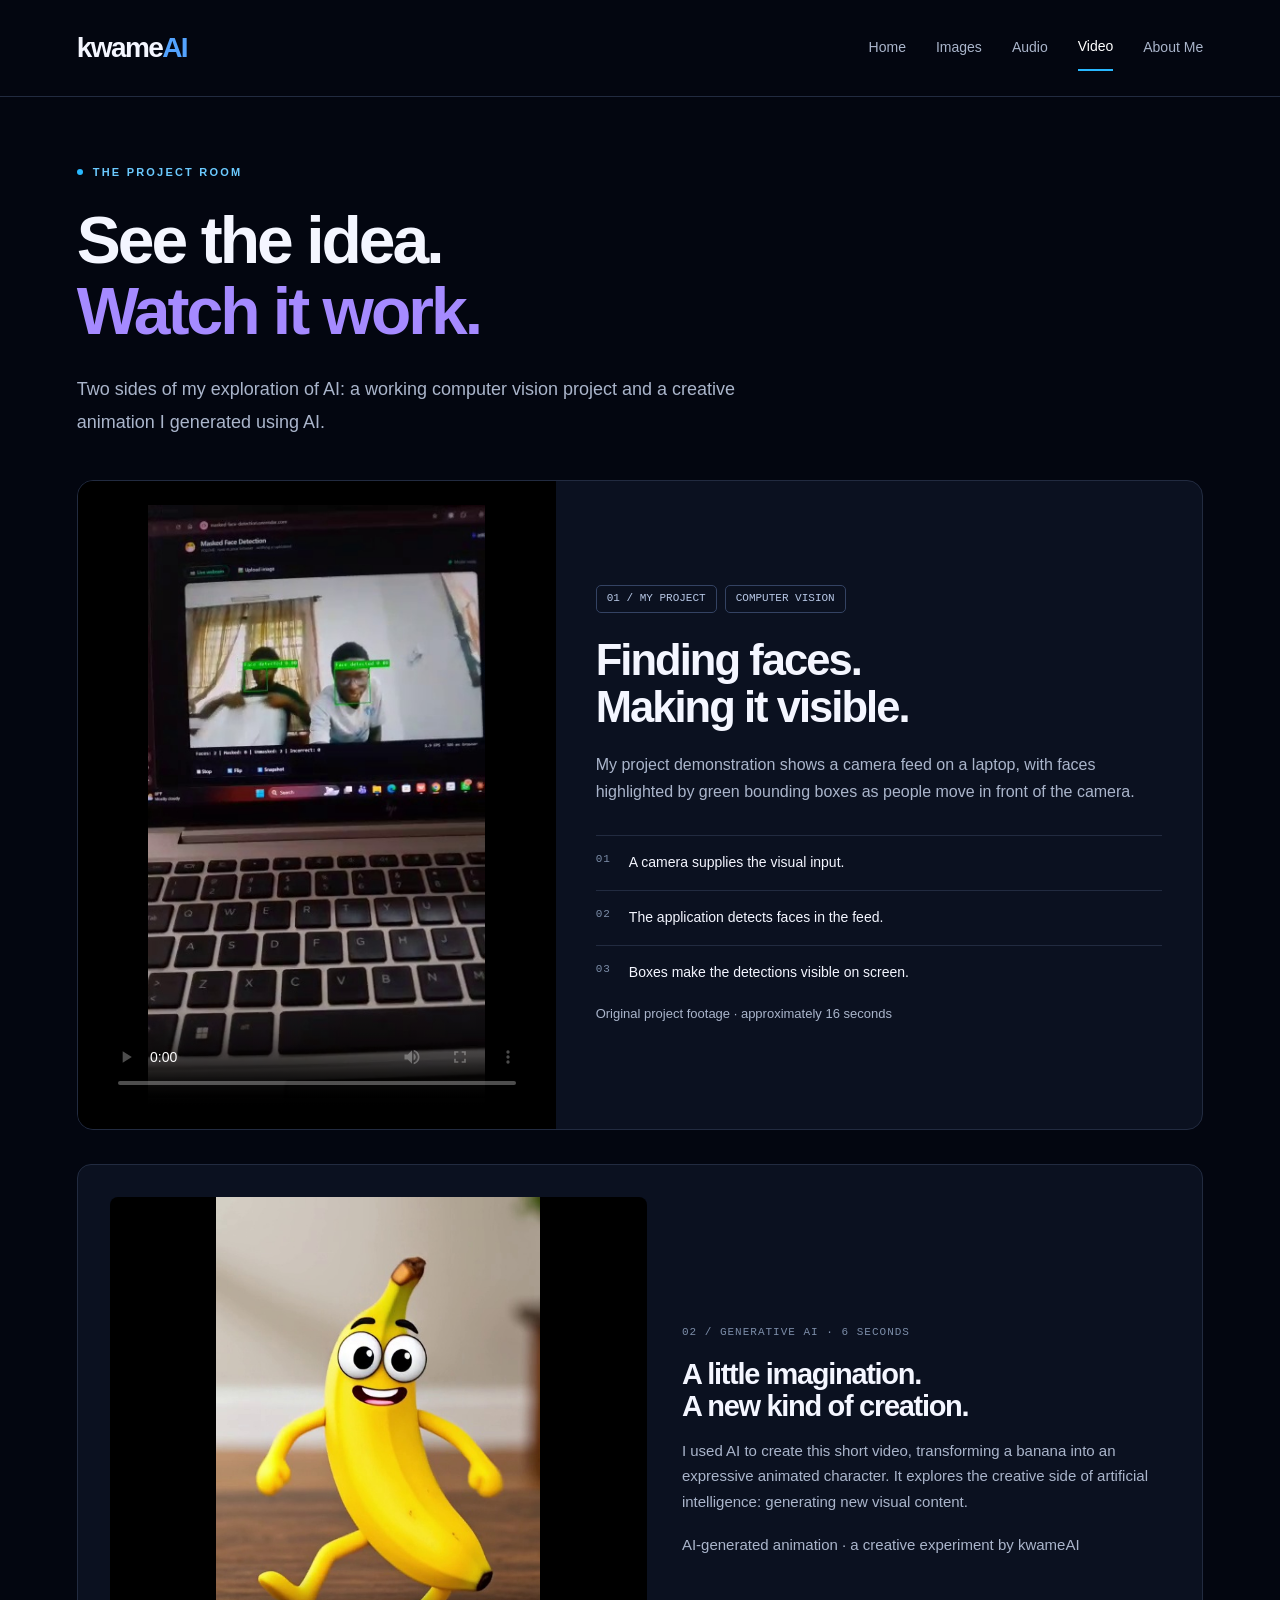
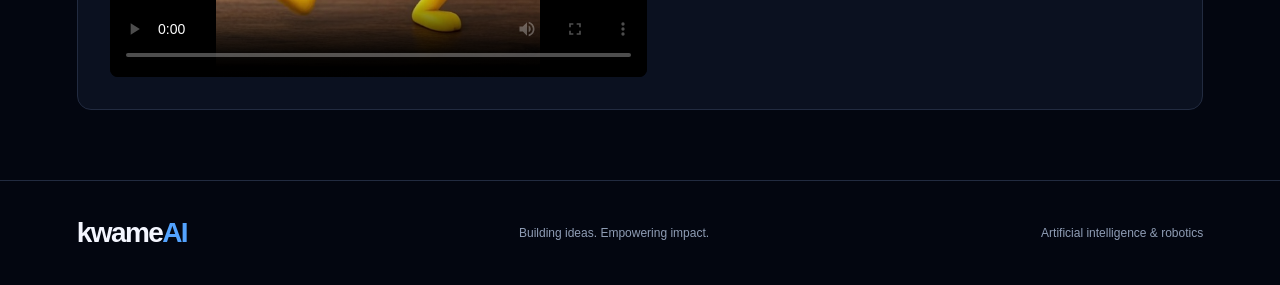
<file: video.html>
<!doctype html>
<html lang="en">
<head>
  <meta charset="utf-8">
  <meta name="viewport" content="width=device-width, initial-scale=1">
  <meta name="description" content="Watch my computer vision project and a creative video I generated using AI.">
  <title>Video | kwameAI</title>
  <link rel="stylesheet" href="styles.css">
</head>
<body>
  <a class="skip-link" href="#main">Skip to content</a>
  <header class="site-header">
    <div class="nav-shell">
      <a class="wordmark" href="index.html" aria-label="kwameAI home">kwame<span>AI</span></a>
      <nav class="nav-links" aria-label="Main navigation">
        <a href="index.html">Home</a>
        <a href="images.html">Images</a>
        <a href="audio.html">Audio</a>
        <a href="video.html" aria-current="page">Video</a>
        <a href="about.html">About Me</a>
      </nav>
    </div>
  </header>
  <main id="main" class="container">

    <section class="page-intro"><p class="eyebrow">The project room</p><h1>See the idea.<br><span class="accent">Watch it work.</span></h1><p class="lead">Two sides of my exploration of AI: a working computer vision project and a creative animation I generated using AI.</p></section>
    <figure id="vision-project" class="featured-video">
      <div class="portrait-player"><video controls playsinline preload="metadata" poster="assets/computer-vision-poster.jpg" aria-label="My computer vision project demonstration" aria-describedby="vision-caption"><source src="assets/computer-vision.mp4" type="video/mp4">Your browser cannot play this video. <a href="assets/computer-vision.mp4">Download the MP4</a>.</video></div>
      <figcaption id="vision-caption" class="video-description"><div class="tags"><span class="tag">01 / MY PROJECT</span><span class="tag">COMPUTER VISION</span></div><h2>Finding faces.<br>Making it visible.</h2><p>My project demonstration shows a camera feed on a laptop, with faces highlighted by green bounding boxes as people move in front of the camera.</p><div class="steps"><div class="step"><span class="index">01</span><span>A camera supplies the visual input.</span></div><div class="step"><span class="index">02</span><span>The application detects faces in the feed.</span></div><div class="step"><span class="index">03</span><span>Boxes make the detections visible on screen.</span></div></div><p class="media-note">Original project footage · approximately 16 seconds</p></figcaption>
    </figure>
    <figure id="ai-animation" class="secondary-video"><video controls playsinline preload="metadata" poster="assets/ai-animation-poster.jpg" aria-label="My AI-generated banana animation" aria-describedby="animation-caption"><source src="assets/ai-animation.mp4" type="video/mp4">Your browser cannot play this video. <a href="assets/ai-animation.mp4">Download the video</a>.</video><figcaption id="animation-caption"><span class="index">02 / GENERATIVE AI · 6 SECONDS</span><h2>A little imagination.<br>A new kind of creation.</h2><p>I used AI to create this short video, transforming a banana into an expressive animated character. It explores the creative side of artificial intelligence: generating new visual content.</p><p class="media-note">AI-generated animation · a creative experiment by kwameAI</p></figcaption></figure>
  </main>
  <footer class="site-footer">
    <div class="footer-inner">
      <a class="wordmark" href="index.html">kwame<span>AI</span></a>
      <p>Building ideas. Empowering impact.</p>
      <p>Artificial intelligence &amp; robotics</p>
    </div>
  </footer>
</body>
</html>
</file>
<file: styles.css>
/* Shared brand tokens. Embedded in Audio;
Images deliberately uses inline CSS. */
:root {
  color-scheme:dark;
  --bg:#030610;
  --surface:#0b1120;
  --line:#222b40;
  --text:#f4f6ff;
  --muted:#aab5cb;
  --blue:#28b8ff;
  --violet:#8b65ff;
  --gradient:linear-gradient(110deg,#009fe8,#5733eb);
}

* {
  box-sizing:border-box;
}

html {
  scroll-behavior:smooth;
}

body {
  margin:0;
  background:var(--bg);
  color:var(--text);
  font:16px/1.7 "Segoe UI",Arial,sans-serif;
}

a {
  color:inherit;
  text-decoration:none;
}

button,audio,video {
  font:inherit;
}

img {
  display:block;
  max-width:100%;
  height:auto;
}

figure,h1,h2,h3,p {
  margin:0;
}

h1,h2,h3 {
  line-height:1.08;
  letter-spacing:-.045em;
}

h1 {
  font-size:clamp(42px,6.3vw,78px);
  font-weight:650;
}

h2 {
  font-size:clamp(29px,3.4vw,44px);
  font-weight:600;
}

h3 {
  font-size:24px;
  font-weight:600;
  letter-spacing:-.025em;
}

:focus-visible {
  outline:3px solid var(--blue);
  outline-offset:6px;
}

.skip-link {
  position:absolute;
  top:8px;
  left:12px;
  transform:translateY(-180%);
  z-index:10;
  padding:8px 16px;
  background:#fff;
  color:#030610;
}

.skip-link:focus {
  transform:translateY(0);
}

.site-header {
  border-bottom:1px solid var(--line);
}

.nav-shell {
  width:min(1200px,88%);
  margin:auto;
  min-height:96px;
  display:flex;
  align-items:center;
  justify-content:space-between;
  gap:28px;
}

.wordmark {
  font-size:28px;
  font-weight:600;
  letter-spacing:-1.6px;
  white-space:nowrap;
}

.wordmark span {
  color:#53a3ff;
}

.nav-links {
  display:flex;
  align-items:center;
  gap:30px;
  flex-wrap:wrap;
}

.nav-links a {
  padding:10px 0;
  color:var(--muted);
  font-size:14px;
}

.nav-links a:hover {
  color:white;
}

.nav-links a[aria-current="page"] {
  color:white;
  border-bottom:2px solid var(--blue);
}

.container {
  width:min(1200px,88%);
  margin:auto;
}

.hero {
  display:grid;
  grid-template-columns:1.1fr 1fr;
  gap:45px;
  align-items:center;
  padding:86px 0 72px;
}

.eyebrow {
  display:flex;
  gap:10px;
  align-items:center;
  color:#6bcaff;
  text-transform:uppercase;
  letter-spacing:2.2px;
  font-size:11px;
  font-weight:700;
  margin-bottom:23px;
}

.eyebrow::before {
  content:"";
  width:6px;
  height:6px;
  background:var(--blue);
  border-radius:50%;
}

.accent {
  color:#a58aff;
}

.lead {
  color:var(--muted);
  font-size:18px;
  line-height:1.8;
  max-width:600px;
  margin-top:26px;
}

.actions {
  display:flex;
  flex-wrap:wrap;
  align-items:center;
  gap:14px;
  margin-top:32px;
}

.button {
  border:1px solid transparent;
  border-radius:8px;
  background:var(--gradient);
  color:white;
  padding:13px 22px;
  font-weight:600;
  font-size:14px;
  display:inline-flex;
  align-items:center;
  justify-content:center;
  gap:24px;
  cursor:pointer;
  min-height:48px;
}

.button:hover {
  filter:brightness(1.15);
}

.button-secondary {
  background:#0a1020;
  border-color:#303750;
}

.brand-visual {
  padding:36px 10px 22px;
  background:#02030b;
  border:1px solid #25263d;
  border-radius:18px;
  box-shadow:0 20px 90px -45px #5934ff;
}

.brand-visual img {
  width:100%;
}

.visual-caption {
  display:flex;
  justify-content:space-between;
  color:#9dabc2;
  font-size:10px;
  letter-spacing:1.7px;
  padding:24px 24px 0;
  text-transform:uppercase;
}

.principles {
  display:grid;
  grid-template-columns:repeat(4,1fr);
  border-block:1px solid var(--line);
  padding:22px 0;
  gap:20px;
}

.principles div {
  display:flex;
  gap:16px;
  align-items:center;
  font-size:14px;
  letter-spacing:.4px;
}

.index {
  color:#7c8da8;
  font:11px/1.5 Consolas,monospace;
  letter-spacing:1px;
}

.section {
  padding:70px 0;
}

.section-top {
  display:flex;
  align-items:end;
  justify-content:space-between;
  gap:30px;
  margin-bottom:30px;
}

.text-link {
  color:#70caff;
  font-size:14px;
}

.text-link:hover {
  text-decoration:underline;
}

.project-panel {
  display:grid;
  grid-template-columns:.8fr 1.2fr;
  border:1px solid var(--line);
  background:var(--surface);
  border-radius:16px;
  overflow:hidden;
}

.project-preview {
  position:relative;
  display:grid;
  place-items:center;
  background:radial-gradient(ellipse at bottom,#25205a,#070c16 70%);
  min-height:360px;
  padding:30px;
}

.project-preview img {
  height:310px;
  width:auto;
  border-radius:9px;
  box-shadow:0 12px 40px #0008;
}

.play-badge {
  position:absolute;
  bottom:45px;
  left:50%;
  transform:translateX(-50%);
  background:#f7f9ff;
  color:#0b1022;
  border-radius:30px;
  font-size:12px;
  font-weight:600;
  padding:10px 16px;
  white-space:nowrap;
}

.project-copy {
  padding:48px;
  align-self:center;
}

.project-copy h3 {
  font-size:35px;
}

.project-copy p {
  margin-top:20px;
  color:var(--muted);
}

.tags {
  display:flex;
  flex-wrap:wrap;
  gap:8px;
  margin-bottom:24px;
}

.tag {
  padding:5px 10px;
  border:1px solid #344363;
  border-radius:5px;
  color:#b8c8e6;
  font:11px/1.4 Consolas,monospace;
}

.split {
  display:grid;
  grid-template-columns:1fr 1fr;
  gap:50px;
  align-items:center;
}

.community-image {
  width:100%;
  border-radius:13px;
  border:1px solid var(--line);
}

.body-copy {
  color:var(--muted);
  margin-top:22px;
  max-width:640px;
}

.page-intro {
  padding:66px 0 42px;
  max-width:850px;
}

.page-intro h1 {
  font-size:clamp(40px,5.7vw,66px);
}

.page-intro .lead {
  max-width:670px;
}

.audio-grid {
  display:grid;
  grid-template-columns:1fr 1fr;
  gap:24px;
  margin-bottom:65px;
}

.audio-card {
  padding:32px;
  border:1px solid var(--line);
  border-radius:14px;
  background:var(--surface);
}

.audio-card h2 {
  font-size:29px;
  margin-top:24px;
}

.audio-card figcaption p {
  margin-top:15px;
  color:var(--muted);
  font-size:15px;
}

.sound-art {
  height:110px;
  display:flex;
  gap:6px;
  align-items:center;
  justify-content:center;
}

.sound-art span {
  width:5px;
  height:calc(12px + var(--n)*5px);
  background:linear-gradient(#1ab5ff,#8456ff);
  border-radius:5px;
}

audio {
  width:100%;
  margin-top:28px;
  border-radius:28px;
}

.media-note {
  color:#94a3bc;
  font-size:13px;
  margin-top:18px;
}

.featured-video {
  display:grid;
  grid-template-columns:minmax(280px,.85fr) 1.15fr;
  background:var(--surface);
  border:1px solid var(--line);
  border-radius:16px;
  overflow:hidden;
  margin-bottom:34px;
}

.portrait-player {
  background:#000;
  display:grid;
  place-items:center;
  padding:24px;
}

.portrait-player video {
  display:block;
  max-height:600px;
  width:100%;
  aspect-ratio:9/16;
  object-fit:contain;
}

.video-description {
  padding:40px;
  align-self:center;
}

.video-description h2 {
  margin:20px 0;
}

.video-description p {
  color:var(--muted);
}

.steps {
  display:grid;
  gap:15px;
  margin-top:30px;
}

.step {
  display:flex;
  gap:18px;
  border-top:1px solid var(--line);
  padding-top:15px;
  font-size:14px;
}

.secondary-video {
  display:grid;
  grid-template-columns:1.1fr 1fr;
  align-items:center;
  gap:35px;
  padding:32px;
  background:var(--surface);
  border:1px solid var(--line);
  border-radius:14px;
  margin-bottom:70px;
}

.secondary-video video {
  width:100%;
  max-height:480px;
  object-fit:contain;
  background:#000;
  display:block;
  border-radius:8px;
}

.secondary-video h2 {
  font-size:29px;
  margin:16px 0;
}

.secondary-video p {
  color:var(--muted);
  font-size:15px;
}

.about-layout {
  display:grid;
  grid-template-columns:1fr .7fr;
  gap:75px;
  align-items:start;
  padding-bottom:70px;
}

.portrait {
  width:min(100%,440px);
  height:auto;
  border-radius:14px;
  border:1px solid #30354a;
}

.profile h2 {
  margin-top:30px;
}

.profile p {
  color:var(--muted);
  margin-top:18px;
}

.profile button {
  margin-top:25px;
}

.fact {
  border-left:2px solid var(--blue);
  padding:16px 20px;
  background:var(--surface);
  min-height:90px;
}

.about-aside {
  padding-top:25px;
}

.interest {
  padding:25px 0;
  border-top:1px solid var(--line);
}

.interest h3 {
  font-size:22px;
  margin:12px 0;
}

.interest p {
  color:var(--muted);
  font-size:15px;
}

.site-footer {
  border-top:1px solid var(--line);
  margin-top:20px;
}

.footer-inner {
  width:min(1200px,88%);
  margin:auto;
  padding:28px 0;
  display:flex;
  justify-content:space-between;
  align-items:center;
  flex-wrap:wrap;
  gap:18px;
}

.footer-inner p {
  color:#8f9db5;
  font-size:12px;
}

@media(max-width:850px) {
  .hero {
    grid-template-columns:1fr;
    padding-top:48px;
    gap:36px;
  }
  .brand-visual {
    max-width:560px;
    width:100%;
  }
  .nav-shell {
    flex-wrap:wrap;
    padding:20px 0;
    gap:12px;
  }
  .nav-links {
    gap:22px;
  }
  .split,.audio-grid,.about-layout {
    grid-template-columns:1fr;
    gap:30px;
  }
  .featured-video {
    grid-template-columns:1fr 1fr;
  }
  .project-copy,.video-description {
    padding:28px;
  }
  .secondary-video {
    grid-template-columns:1fr;
  }
  .about-aside {
    padding-top:0;
  }
}

@media(max-width:560px) {
  .nav-links {
    width:100%;
    justify-content:space-between;
    gap:8px;
  }
  .nav-links a {
    font-size:12px;
    min-height:44px;
  }
  .principles {
    grid-template-columns:1fr 1fr;
  }
  .project-panel,.featured-video {
    grid-template-columns:1fr;
  }
  .section {
    padding:48px 0;
  }
  .section-top {
    align-items:start;
    flex-direction:column;
    gap:16px;
  }
  .portrait-player video {
    max-height:540px;
  }
  .page-intro {
    padding-top:42px;
  }
  .audio-card,.secondary-video {
    padding:24px;
  }
  .button {
    width:100%;
  }
}

@media(prefers-reduced-motion:reduce) {
  html {
    scroll-behavior:auto;
  }
}
</file>
